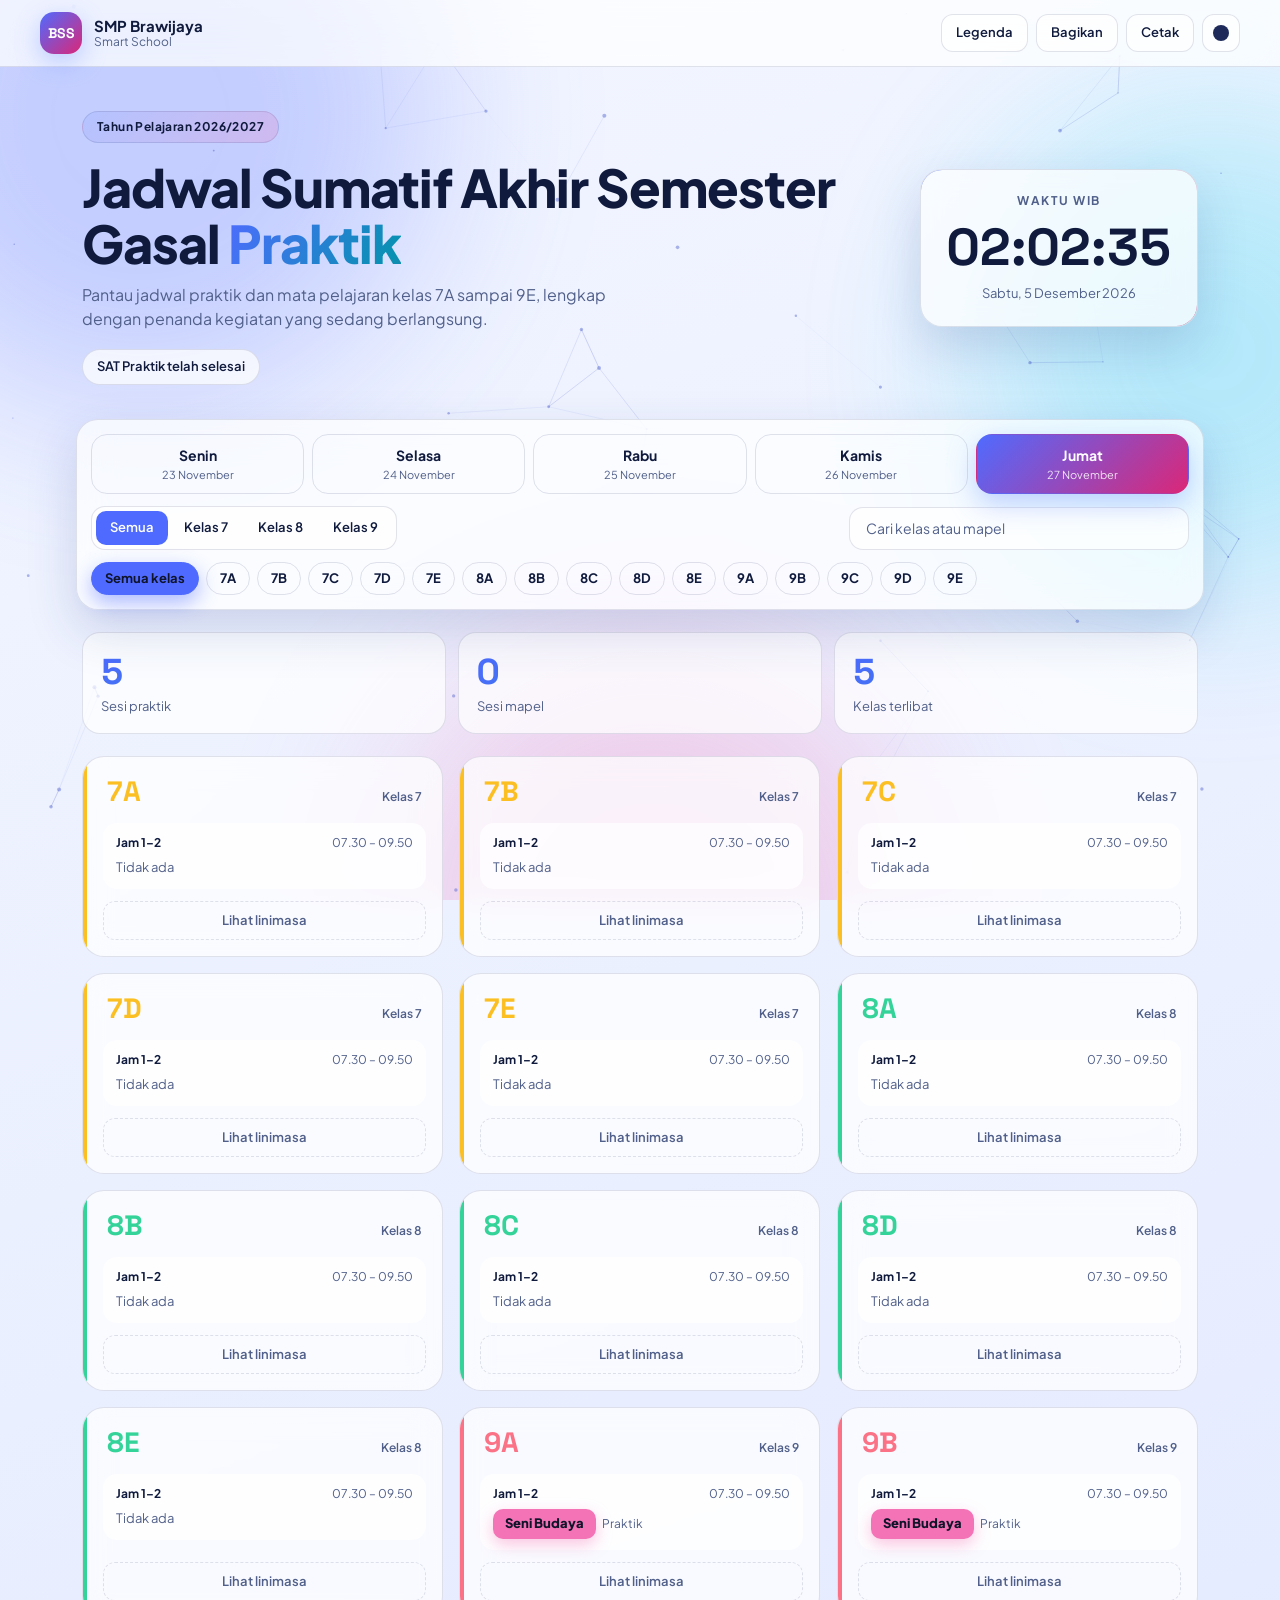
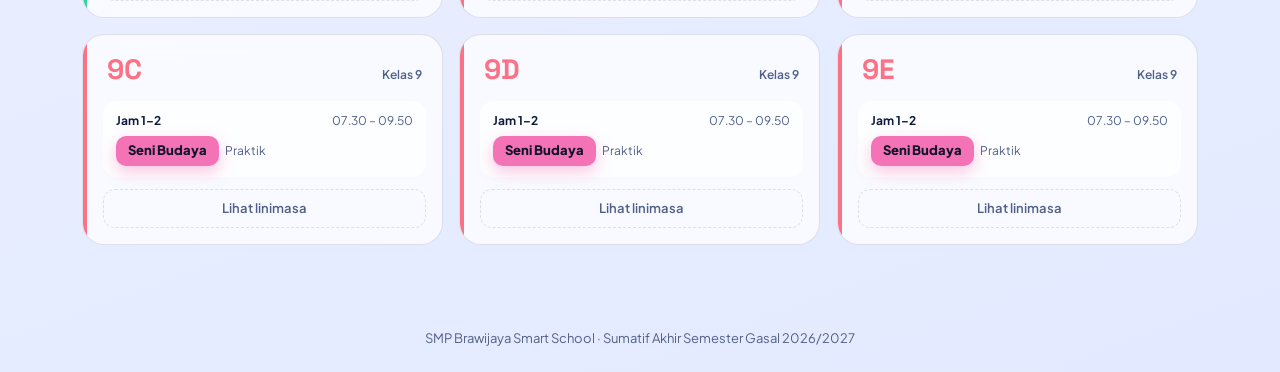
<file: index.html>
<!DOCTYPE html>
<html lang="id" data-theme="dark">
<head>
<meta charset="UTF-8">
<meta name="viewport" content="width=device-width, initial-scale=1">
<title>Jadwal SAT Praktik · SMP Brawijaya Smart School</title>
<meta name="description" content="Jadwal Sumatif Akhir Semester Gasal Praktik SMP Brawijaya Smart School Tahun Pelajaran 2026/2027">
<meta name="theme-color" content="#070b18">
<link rel="icon" href="favicon.svg" type="image/svg+xml">
<link rel="preconnect" href="https://fonts.googleapis.com">
<link rel="preconnect" href="https://fonts.gstatic.com" crossorigin>
<link href="https://fonts.googleapis.com/css2?family=Plus+Jakarta+Sans:wght@400;500;600;700;800&family=Space+Grotesk:wght@500;700&display=swap" rel="stylesheet">
<link rel="stylesheet" href="css/style.css">
</head>
<body>
<div class="aurora" aria-hidden="true"><span></span><span></span><span></span></div>
<canvas id="partikel" aria-hidden="true"></canvas>
<header class="topbar">
<a class="brand" href="#" aria-label="SMP Brawijaya Smart School">
<span class="logo">BSS</span>
<span class="brand-t"><b>SMP Brawijaya</b><small>Smart School</small></span>
</a>
<nav class="aksi">
<button id="btnLegenda" class="btn" type="button">Legenda</button>
<button id="btnBagikan" class="btn" type="button">Bagikan</button>
<button id="btnCetak" class="btn" type="button">Cetak</button>
<button id="btnTema" class="btn tema" type="button" aria-label="Ganti tema"><span class="mentari"></span></button>
</nav>
</header>
<main class="wadah">
<section class="hero">
<div class="hero-teks">
<span class="lencana">Tahun Pelajaran 2026/2027</span>
<h1>Jadwal Sumatif Akhir Semester Gasal <em>Praktik</em></h1>
<p>Pantau jadwal praktik dan mata pelajaran kelas 7A sampai 9E, lengkap dengan penanda kegiatan yang sedang berlangsung.</p>
<div class="status" id="status"></div>
</div>
<div class="jam-kartu">
<div class="jam-label">Waktu WIB</div>
<div class="jam" id="jam">00:00:00</div>
<div class="jam-tgl" id="jamTgl"></div>
</div>
</section>
<section class="kontrol">
<div class="tabs" id="tabs" role="tablist"></div>
<div class="filter">
<div class="seg" id="segTingkat"></div>
<label class="cari"><input id="cari" type="search" placeholder="Cari kelas atau mapel" autocomplete="off"></label>
</div>
<div class="chips" id="chips"></div>
</section>
<section class="statistik" id="statistik"></section>
<section id="view" class="view" aria-live="polite"></section>
</main>
<footer class="kaki">SMP Brawijaya Smart School · Sumatif Akhir Semester Gasal 2026/2027</footer>
<dialog id="legenda">
<div class="dlg">
<div class="dlg-kepala"><h2>Legenda</h2><button id="tutup" class="btn" type="button">Tutup</button></div>
<div id="legendaIsi"></div>
</div>
</dialog>
<script src="js/data.js"></script>
<script src="js/app.js"></script>
</body>
</html>
</file>
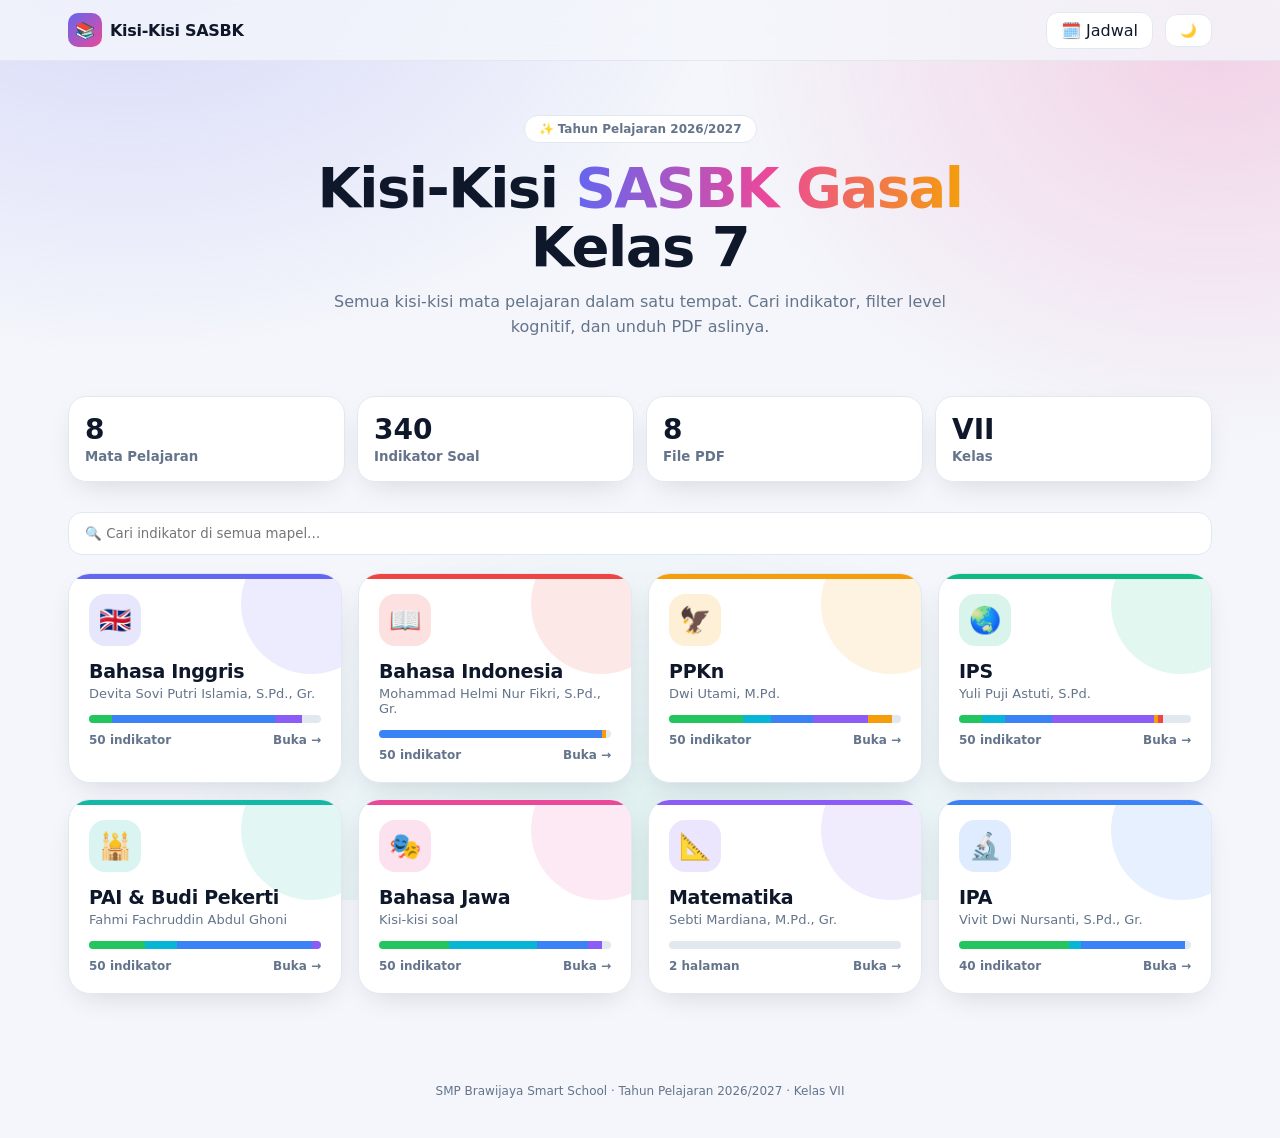
<file: kisi/index.html>
<!DOCTYPE html>
<html lang="id">
<head>
<meta charset="utf-8">
<base href="/kisi/">
<meta name="viewport" content="width=device-width,initial-scale=1,viewport-fit=cover">
<title>Kisi-Kisi SASBK Gasal Kelas 7 | SMP Brawijaya Smart School</title>
<meta name="theme-color" content="#0b1020">
<link rel="icon" href="data:image/svg+xml,<svg xmlns='http://www.w3.org/2000/svg' viewBox='0 0 100 100'><text y='.9em' font-size='90'>📚</text></svg>">
<style>
:root{--bg:#f4f6fb;--bg2:#fff;--tx:#0f172a;--mut:#64748b;--bd:#e2e8f0;--ac:#6366f1;--sh:0 10px 30px -12px rgba(15,23,42,.18)}
[data-t=dark]{--bg:#0b1020;--bg2:#131a30;--tx:#e8ecf8;--mut:#93a0bd;--bd:#232c4a;--sh:0 10px 30px -12px rgba(0,0,0,.6)}
*{box-sizing:border-box;margin:0}
html{scroll-behavior:smooth}
body{font-family:Inter,system-ui,-apple-system,Segoe UI,Roboto,sans-serif;background:var(--bg);color:var(--tx);min-height:100vh;transition:background .3s}
body:before{content:"";position:fixed;inset:0;z-index:-1;background:radial-gradient(600px 400px at 10% -5%,#6366f133,transparent),radial-gradient(500px 400px at 95% 5%,#ec489933,transparent),radial-gradient(500px 500px at 50% 110%,#10b98122,transparent)}
.wrap{max-width:1180px;margin:auto;padding:0 18px}
nav{position:sticky;top:0;z-index:20;backdrop-filter:blur(14px);background:color-mix(in srgb,var(--bg) 78%,transparent);border-bottom:1px solid var(--bd)}
nav .wrap{display:flex;align-items:center;gap:12px;height:60px}
.logo{font-weight:800;letter-spacing:-.3px;display:flex;gap:8px;align-items:center;cursor:pointer}
.logo i{font-style:normal;background:linear-gradient(135deg,#6366f1,#ec4899);width:34px;height:34px;border-radius:10px;display:grid;place-items:center;color:#fff}
.sp{flex:1}
.btn{border:1px solid var(--bd);background:var(--bg2);color:var(--tx);border-radius:12px;padding:8px 14px;font:600 13px inherit;font-family:inherit;cursor:pointer;display:inline-flex;gap:6px;align-items:center;text-decoration:none;transition:.2s}
.btn:hover{transform:translateY(-1px);border-color:var(--ac)}
.btn.p{background:linear-gradient(135deg,#6366f1,#8b5cf6);color:#fff;border:0}
.hero{padding:54px 0 26px;text-align:center}
.pill{display:inline-block;padding:6px 14px;border-radius:99px;background:var(--bg2);border:1px solid var(--bd);font-size:12px;font-weight:600;color:var(--mut)}
h1{font-size:clamp(30px,6vw,56px);line-height:1.05;letter-spacing:-1.5px;margin:16px 0 12px;font-weight:900}
h1 span{background:linear-gradient(90deg,#6366f1,#ec4899,#f59e0b);-webkit-background-clip:text;background-clip:text;color:transparent}
.hero p{color:var(--mut);max-width:620px;margin:auto;line-height:1.6}
.stats{display:grid;grid-template-columns:repeat(4,1fr);gap:12px;margin:30px 0}
.st{background:var(--bg2);border:1px solid var(--bd);border-radius:18px;padding:16px;box-shadow:var(--sh)}
.st b{font-size:28px;font-weight:800;display:block}
.st small{color:var(--mut);font-weight:600}
.sr{display:flex;gap:10px;margin:8px 0 18px;flex-wrap:wrap}
.in{flex:1;min-width:200px;border:1px solid var(--bd);background:var(--bg2);color:var(--tx);border-radius:14px;padding:13px 16px;font:500 15px inherit;font-family:inherit;outline:none;transition:.2s}
.in:focus{border-color:var(--ac);box-shadow:0 0 0 4px #6366f126}
.grid{display:grid;grid-template-columns:repeat(auto-fill,minmax(250px,1fr));gap:16px;padding-bottom:60px}
.card{position:relative;background:var(--bg2);border:1px solid var(--bd);border-radius:22px;padding:20px;cursor:pointer;overflow:hidden;box-shadow:var(--sh);transition:.25s;animation:up .5s both}
.card:before{content:"";position:absolute;inset:0 0 auto 0;height:5px;background:var(--c)}
.card:after{content:"";position:absolute;right:-40px;top:-40px;width:140px;height:140px;border-radius:50%;background:var(--c);opacity:.12;transition:.3s}
.card:hover{transform:translateY(-6px)}
.card:hover:after{transform:scale(1.5);opacity:.18}
.ic{width:52px;height:52px;border-radius:16px;display:grid;place-items:center;font-size:26px;background:color-mix(in srgb,var(--c) 16%,transparent)}
.card h3{margin:14px 0 4px;font-size:19px;letter-spacing:-.3px}
.card p{color:var(--mut);font-size:13px}
.bar{display:flex;height:8px;border-radius:9px;overflow:hidden;margin-top:14px;background:var(--bd)}
.bar i{display:block;height:100%}
.meta{display:flex;justify-content:space-between;margin-top:10px;font-size:12px;font-weight:700;color:var(--mut)}
@keyframes up{from{opacity:0;transform:translateY(16px)}to{opacity:1;transform:none}}
.head{display:flex;align-items:center;gap:16px;padding:30px 0 10px;flex-wrap:wrap}
.head .ic{width:64px;height:64px;font-size:32px}
.head h2{font-size:clamp(24px,4vw,36px);letter-spacing:-1px}
.head p{color:var(--mut);font-size:14px;margin-top:4px}
.tabs{display:flex;gap:8px;overflow:auto;padding:14px 0;scrollbar-width:none}
.tabs::-webkit-scrollbar{display:none}
.chip{white-space:nowrap;border:1px solid var(--bd);background:var(--bg2);color:var(--tx);border-radius:99px;padding:7px 14px;font:600 13px inherit;font-family:inherit;cursor:pointer;transition:.2s}
.chip.on{background:var(--c,var(--ac));color:#fff;border-color:transparent}
.dist{display:grid;grid-template-columns:repeat(6,1fr);gap:8px;margin:6px 0 12px}
.dc{background:var(--bg2);border:1px solid var(--bd);border-radius:14px;padding:10px;text-align:center}
.dc b{display:block;font-size:20px}
.dc small{color:var(--mut);font-weight:700;font-size:11px}
.dc i{display:block;height:5px;border-radius:5px;margin-top:6px}
.list{display:grid;gap:12px;padding-bottom:70px}
.it{background:var(--bg2);border:1px solid var(--bd);border-radius:18px;padding:16px 18px;display:grid;grid-template-columns:52px 1fr;gap:14px;box-shadow:var(--sh);animation:up .4s both}
.no{width:52px;height:52px;border-radius:15px;background:var(--c);color:#fff;display:grid;place-items:center;font-weight:800;font-size:19px}
.it h4{font-size:15px;line-height:1.5;font-weight:600}
.tg{display:flex;gap:6px;flex-wrap:wrap;margin-top:10px}
.tag{font-size:11px;font-weight:700;padding:4px 10px;border-radius:99px;background:color-mix(in srgb,var(--c) 14%,transparent);color:var(--c)}
.tag.g{background:var(--bd);color:var(--mut)}
details{margin-top:10px}
summary{cursor:pointer;font-size:12px;font-weight:700;color:var(--mut);list-style:none}
summary::-webkit-details-marker{display:none}
details div{margin-top:8px;font-size:13px;color:var(--mut);line-height:1.6;padding:10px 12px;background:var(--bg);border-radius:12px}
.imgs{display:grid;gap:14px;padding-bottom:70px}
.imgs img{width:100%;border-radius:16px;border:1px solid var(--bd);background:#fff;cursor:zoom-in}
.empty{text-align:center;color:var(--mut);padding:50px 0}
.fab{position:fixed;right:18px;bottom:18px;z-index:30;width:46px;height:46px;border-radius:50%;border:0;background:var(--ac);color:#fff;font-size:18px;cursor:pointer;box-shadow:var(--sh);opacity:0;pointer-events:none;transition:.3s}
.fab.s{opacity:1;pointer-events:auto}
.lb{position:fixed;inset:0;background:#000d;z-index:50;display:none;overflow:auto;padding:12px}
.lb.o{display:block}
.lb img{width:min(1400px,100%);display:block;margin:auto;border-radius:10px}
.hl{background:#fde04766;border-radius:3px}
footer{text-align:center;color:var(--mut);font-size:12px;padding:30px 0 40px}
@media(max-width:700px){.stats{grid-template-columns:repeat(2,1fr)}.dist{grid-template-columns:repeat(3,1fr)}.it{grid-template-columns:42px 1fr;padding:14px}.no{width:42px;height:42px;font-size:16px;border-radius:12px}.hide-m{display:none}}
@media print{nav,.sr,.tabs,.fab,footer{display:none}body:before{display:none}.it{break-inside:avoid;box-shadow:none}}
</style>
</head>
<body>
<nav><div class="wrap"><div class="logo" onclick="go('')"><i>📚</i><span>Kisi-Kisi <span class="hide-m">SASBK</span></span></div><div class="sp"></div><a class="btn hide-m" href="../">🗓️ Jadwal</a><button class="btn" id="th">🌙</button></div></nav>
<main class="wrap" id="app"></main>
<footer>SMP Brawijaya Smart School · Tahun Pelajaran 2026/2027 · Kelas VII</footer>
<button class="fab" id="fab">↑</button>
<div class="lb" id="lb"><img id="lbi" alt=""></div>
<script src="data.js"></script>
<script>
const D=window.KISI,A=document.getElementById('app'),LV=['C1','C2','C3','C4','C5','C6'],LC=['#22c55e','#06b6d4','#3b82f6','#8b5cf6','#f59e0b','#ef4444'],LN=['Mengingat','Memahami','Menerapkan','Menganalisis','Mengevaluasi','Mencipta'];
const lv=x=>{const m=/C\s?([1-6])/i.exec(x.level||'');return m?'C'+m[1]:''};
const esc=s=>String(s||'').replace(/[&<>"]/g,c=>({'&':'&amp;','<':'&lt;','>':'&gt;','"':'&quot;'}[c]));
const cnt=s=>{const r={};LV.forEach(l=>r[l]=0);s.items.forEach(i=>{const l=lv(i);if(l)r[l]++});return r};
const total=D.reduce((a,s)=>a+s.items.length,0);
const st={q:'',l:'',t:'',m:''};
function hl(t,q){t=esc(t);if(!q)return t;const r=new RegExp('('+q.replace(/[.*+?^${}()|[\]\\]/g,'\\$&')+')','gi');return t.replace(r,'<span class="hl">$1</span>')}
function home(){
document.title='Kisi-Kisi SASBK Gasal Kelas 7 | SMP Brawijaya Smart School';
A.innerHTML=`<section class="hero"><span class="pill">✨ Tahun Pelajaran 2026/2027</span><h1>Kisi-Kisi <span>SASBK Gasal</span><br>Kelas 7</h1><p>Semua kisi-kisi mata pelajaran dalam satu tempat. Cari indikator, filter level kognitif, dan unduh PDF aslinya.</p></section>
<div class="stats"><div class="st"><b data-n="${D.length}">0</b><small>Mata Pelajaran</small></div><div class="st"><b data-n="${total}">0</b><small>Indikator Soal</small></div><div class="st"><b data-n="${D.reduce((a,s)=>a+(s.pdf?1:0),0)}">0</b><small>File PDF</small></div><div class="st"><b>VII</b><small>Kelas</small></div></div>
<div class="sr"><input class="in" id="gs" placeholder="🔍 Cari indikator di semua mapel…" autocomplete="off"></div>
<div id="gr" class="grid"></div>`;
const gr=document.getElementById('gr');
D.forEach((s,i)=>{const c=cnt(s),n=s.items.length||1;const b=LV.map((l,k)=>`<i style="width:${c[l]/n*100}%;background:${LC[k]}"></i>`).join('');
gr.insertAdjacentHTML('beforeend',`<div class="card" style="--c:${s.warna};animation-delay:${i*60}ms" onclick="go('${s.id}')"><div class="ic">${s.ikon}</div><h3>${s.nama}</h3><p>${esc(s.penyusun)||'Kisi-kisi soal'}</p><div class="bar">${b}</div><div class="meta"><span>${s.items.length?s.items.length+' indikator':s.gambar.length+' halaman'}</span><span>Buka →</span></div></div>`)});
document.querySelectorAll('[data-n]').forEach(e=>{const n=+e.dataset.n;let v=0;const t=setInterval(()=>{v+=Math.max(1,Math.ceil(n/30));if(v>=n){v=n;clearInterval(t)}e.textContent=v},25)});
const gs=document.getElementById('gs');
gs.oninput=()=>{const q=gs.value.trim().toLowerCase();if(q.length<2){gr.style.display='';const x=document.getElementById('res');if(x)x.remove();return}
gr.style.display='none';let x=document.getElementById('res');if(!x){x=document.createElement('div');x.id='res';x.className='list';A.appendChild(x)}
let h='',n=0;D.forEach(s=>s.items.forEach(i=>{if(n<60&&(i.indikator+' '+i.materi+' '+i.kompetensi).toLowerCase().includes(q)){n++;h+=item(s,i,q,true)}}));
x.innerHTML=h||'<div class="empty">Tidak ada hasil 😕</div>'}
}
function item(s,i,q,showS){const l=lv(i);
return `<div class="it" style="--c:${s.warna}"><div class="no">${esc(i.no)}</div><div><h4>${hl(i.indikator,q)}</h4><div class="tg">${showS?`<span class="tag">${s.ikon} ${s.nama}</span>`:''}${i.materi?`<span class="tag g">${hl(i.materi,q)}</span>`:''}${l?`<span class="tag" style="--c:${LC[+l[1]-1]}">${l} · ${LN[+l[1]-1]}</span>`:''}${i.tingkat?`<span class="tag g">${esc(i.tingkat)}</span>`:''}${i.bentuk?`<span class="tag g">${esc(i.bentuk)}</span>`:''}${i.btk?`<span class="tag g">BTK ${esc(i.btk)}</span>`:''}</div>${i.kompetensi?`<details><summary>Lihat kompetensi ▾</summary><div>${i.kd&&i.kd!==i.no?`<b>KD ${esc(i.kd)}</b> · `:''}${esc(i.kompetensi)}${i.sumber?`<br><br>📚 ${esc(i.sumber)}`:''}</div></details>`:''}</div></div>`}
function subj(id){
const s=D.find(x=>x.id===id);if(!s)return home();
document.title=s.nama+' | Kisi-Kisi SASBK Kelas 7';
const c=cnt(s);
const mats=[...new Set(s.items.map(i=>i.materi).filter(Boolean))];
const tks=[...new Set(s.items.map(i=>i.tingkat).filter(Boolean))];
A.style.setProperty('--c',s.warna);
A.innerHTML=`<div class="head"><div class="ic" style="--c:${s.warna}">${s.ikon}</div><div style="flex:1"><h2>${s.nama}</h2><p>${esc(s.penyusun)?'Penyusun: '+esc(s.penyusun):'Kisi-kisi soal'} · ${s.items.length?s.items.length+' indikator':'berupa gambar'}</p></div><button class="btn" onclick="go('')">← Kembali</button><a class="btn p" href="${s.pdf}" download>⬇ PDF</a><button class="btn" onclick="print()">🖨</button></div>
${s.items.length?`<div class="dist">${LV.map((l,k)=>`<div class="dc"><b>${c[l]}</b><small>${l}</small><i style="background:${LC[k]}"></i></div>`).join('')}</div>
<div class="sr"><input class="in" id="q" placeholder="🔍 Cari di ${s.nama}…" autocomplete="off"></div>
<div class="tabs" id="f1"><button class="chip on" data-k="l" data-v="">Semua</button>${LV.filter(l=>c[l]).map(l=>`<button class="chip" data-k="l" data-v="${l}">${l}</button>`).join('')}${tks.map(t=>`<button class="chip" data-k="t" data-v="${esc(t)}">${esc(t)}</button>`).join('')}</div>
${mats.length>1?`<div class="tabs" id="f2"><button class="chip on" data-k="m" data-v="">Semua materi</button>${mats.map(m=>`<button class="chip" data-k="m" data-v="${esc(m)}">${esc(m)}</button>`).join('')}</div>`:''}
<div class="list" id="ls"></div>`:`<div class="imgs">${s.gambar.map(g=>`<img src="${g}" loading="lazy" alt="Kisi ${s.nama}" onclick="zoom(this.src)">`).join('')}</div>`}`;
if(!s.items.length)return;
st.q=st.l=st.t=st.m='';
const ls=document.getElementById('ls'),q=document.getElementById('q');
const draw=()=>{const qq=st.q.toLowerCase();const r=s.items.filter(i=>(!st.l||lv(i)===st.l)&&(!st.t||i.tingkat===st.t)&&(!st.m||i.materi===st.m)&&(!qq||(i.indikator+' '+i.materi+' '+i.kompetensi).toLowerCase().includes(qq)));
ls.innerHTML=r.length?r.map(i=>item(s,i,st.q,false)).join(''):'<div class="empty">Tidak ada hasil 😕</div>'};
q.oninput=()=>{st.q=q.value.trim();draw()};
A.querySelectorAll('.chip').forEach(b=>b.onclick=()=>{const k=b.dataset.k;st[k]=b.dataset.v;if(k!=='m'){st.l=k==='l'?b.dataset.v:'';st.t=k==='t'?b.dataset.v:''}
b.parentElement.querySelectorAll('.chip').forEach(x=>x.classList.toggle('on',x===b));draw()});
draw()}
function zoom(u){const l=document.getElementById('lb');document.getElementById('lbi').src=u;l.classList.add('o')}
document.getElementById('lb').onclick=e=>e.currentTarget.classList.remove('o');
function go(h){location.hash=h}
function route(){const h=location.hash.slice(1);window.scrollTo(0,0);h?subj(h):home()}
addEventListener('hashchange',route);
const th=document.getElementById('th');
const setT=t=>{document.documentElement.dataset.t=t;th.textContent=t==='dark'?'☀️':'🌙';try{localStorage.setItem('kt',t)}catch(e){}};
let t0;try{t0=localStorage.getItem('kt')}catch(e){}
setT(t0||(matchMedia('(prefers-color-scheme:dark)').matches?'dark':'light'));
th.onclick=()=>setT(document.documentElement.dataset.t==='dark'?'light':'dark');
const fab=document.getElementById('fab');
addEventListener('scroll',()=>fab.classList.toggle('s',scrollY>500));
fab.onclick=()=>scrollTo({top:0,behavior:'smooth'});
route();
</script>
</body>
</html>
</file>
<file: css/style.css>
:root{--bg:#070b18;--bg2:#0d1430;--card:rgba(255,255,255,.06);--card2:rgba(255,255,255,.1);--cb:rgba(255,255,255,.13);--txt:#eef2ff;--mut:#9aa6c7;--acc:#7c9cff;--acc2:#22d3ee;--acc3:#f472b6;--g7:#fbbf24;--g8:#34d399;--g9:#fb7185;--sh:0 20px 60px rgba(0,0,0,.45);--r:22px;--partikel:rgba(160,180,255,.55);color-scheme:dark}
[data-theme=light]{--bg:#f3f6ff;--bg2:#e3eaff;--card:rgba(255,255,255,.72);--card2:rgba(255,255,255,.95);--cb:rgba(20,30,80,.12);--txt:#0f1a3d;--mut:#51608a;--acc:#4f6bff;--acc2:#0891b2;--acc3:#db2777;--sh:0 20px 50px rgba(40,60,140,.18);--partikel:rgba(60,80,200,.4);color-scheme:light}
*{box-sizing:border-box}
html{scroll-behavior:smooth}
body{margin:0;min-height:100vh;font-family:"Plus Jakarta Sans",system-ui,-apple-system,"Segoe UI",Roboto,sans-serif;background:linear-gradient(160deg,var(--bg),var(--bg2));color:var(--txt);line-height:1.5;-webkit-font-smoothing:antialiased;transition:background .4s,color .4s}
button,input{font:inherit;color:inherit}
button{cursor:pointer}
.aurora{position:fixed;inset:0;overflow:hidden;z-index:0;pointer-events:none}
.aurora span{position:absolute;border-radius:50%;filter:blur(90px);opacity:.42;animation:melayang 18s ease-in-out infinite alternate}
.aurora span:nth-child(1){width:46vw;height:46vw;left:-12vw;top:-14vw;background:#4f6bff}
.aurora span:nth-child(2){width:38vw;height:38vw;right:-14vw;top:12vh;background:#22d3ee;animation-delay:-6s}
.aurora span:nth-child(3){width:42vw;height:42vw;left:30vw;bottom:-22vw;background:#f472b6;animation-delay:-11s}
[data-theme=light] .aurora span{opacity:.28}
@keyframes melayang{to{transform:translate(6vw,5vh) scale(1.15)}}
#partikel{position:fixed;inset:0;z-index:0;pointer-events:none}
.topbar{position:sticky;top:0;z-index:30;display:flex;align-items:center;justify-content:space-between;gap:12px;padding:12px clamp(14px,4vw,40px);background:var(--card);backdrop-filter:blur(18px) saturate(150%);-webkit-backdrop-filter:blur(18px) saturate(150%);border-bottom:1px solid var(--cb)}
.brand{display:flex;align-items:center;gap:12px;text-decoration:none;color:inherit}
.logo{display:grid;place-items:center;width:42px;height:42px;border-radius:14px;font:700 14px "Space Grotesk",sans-serif;letter-spacing:.5px;color:#fff;background:linear-gradient(135deg,var(--acc),var(--acc3));box-shadow:0 8px 24px rgba(124,156,255,.45)}
.brand-t{display:flex;flex-direction:column;line-height:1.15}
.brand-t b{font-size:15px}
.brand-t small{color:var(--mut);font-size:12px}
.aksi{display:flex;gap:8px;flex-wrap:wrap;justify-content:flex-end}
.btn{border:1px solid var(--cb);background:var(--card);padding:8px 14px;border-radius:12px;font-size:13px;font-weight:600;transition:transform .2s,background .2s,border-color .2s}
.btn:hover{transform:translateY(-2px);background:var(--card2);border-color:var(--acc)}
.btn.tema{width:38px;padding:0;display:grid;place-items:center}
.mentari{width:16px;height:16px;border-radius:50%;background:linear-gradient(135deg,#fbbf24,#fb923c);box-shadow:0 0 0 3px rgba(251,191,36,.25)}
[data-theme=light] .mentari{background:#1e2a5a;box-shadow:inset -5px -2px 0 0 #fff0}
.wadah{position:relative;z-index:1;max-width:1180px;margin:0 auto;padding:clamp(18px,4vw,44px) clamp(14px,4vw,32px) 60px}
.hero{display:grid;grid-template-columns:1fr auto;gap:28px;align-items:center;margin-bottom:34px}
.lencana{display:inline-block;padding:6px 14px;border-radius:999px;font-size:12px;font-weight:700;letter-spacing:.4px;background:linear-gradient(135deg,rgba(124,156,255,.22),rgba(244,114,182,.22));border:1px solid var(--cb)}
h1{margin:16px 0 12px;font-size:clamp(28px,5vw,52px);line-height:1.08;font-weight:800;letter-spacing:-1px}
h1 em{font-style:normal;background:linear-gradient(120deg,var(--acc),var(--acc2) 50%,var(--acc3));-webkit-background-clip:text;background-clip:text;color:transparent;background-size:200% auto;animation:geser 6s linear infinite}
@keyframes geser{to{background-position:200% center}}
.hero-teks p{margin:0 0 18px;color:var(--mut);max-width:560px;font-size:clamp(14px,1.6vw,16px)}
.status{display:flex;flex-wrap:wrap;gap:8px}
.chip-s{display:inline-flex;align-items:center;gap:8px;padding:7px 14px;border-radius:999px;font-size:13px;font-weight:600;background:var(--card);border:1px solid var(--cb)}
.chip-s.live::before{content:"";width:8px;height:8px;border-radius:50%;background:#34d399;box-shadow:0 0 0 0 rgba(52,211,153,.7);animation:denyut 1.6s infinite}
@keyframes denyut{70%{box-shadow:0 0 0 9px rgba(52,211,153,0)}100%{box-shadow:0 0 0 0 rgba(52,211,153,0)}}
.jam-kartu{min-width:260px;padding:22px 26px;border-radius:var(--r);background:var(--card);border:1px solid var(--cb);backdrop-filter:blur(16px);-webkit-backdrop-filter:blur(16px);box-shadow:var(--sh);text-align:center;position:relative;overflow:hidden}
.jam-kartu::before{content:"";position:absolute;inset:-1px;border-radius:inherit;padding:1px;background:linear-gradient(135deg,var(--acc),transparent 40%,var(--acc3));-webkit-mask:linear-gradient(#000 0 0) content-box,linear-gradient(#000 0 0);-webkit-mask-composite:xor;mask-composite:exclude;pointer-events:none}
.jam-label{font-size:12px;color:var(--mut);letter-spacing:1.5px;text-transform:uppercase;font-weight:700}
.jam{font:700 clamp(36px,6vw,52px) "Space Grotesk",sans-serif;font-variant-numeric:tabular-nums;margin:4px 0}
.jam-tgl{font-size:13px;color:var(--mut)}
.kontrol{position:sticky;top:67px;z-index:20;padding:14px;margin:0 -6px 22px;border-radius:var(--r);background:var(--card);border:1px solid var(--cb);backdrop-filter:blur(18px) saturate(150%);-webkit-backdrop-filter:blur(18px) saturate(150%);box-shadow:var(--sh);display:flex;flex-direction:column;gap:12px}
.tabs{display:grid;grid-template-columns:repeat(5,1fr);gap:8px}
.tab{position:relative;display:flex;flex-direction:column;align-items:center;gap:1px;padding:10px 6px;border-radius:16px;border:1px solid var(--cb);background:transparent;transition:all .25s}
.tab-n{display:none}
.tab-t{font-size:14px}
.tab-d{font-size:11px;color:var(--mut)}
.tab:hover{background:var(--card2);transform:translateY(-2px)}
.tab[aria-selected=true]{background:linear-gradient(135deg,var(--acc),var(--acc3));border-color:transparent;color:#fff;box-shadow:0 10px 28px rgba(124,156,255,.45)}
.tab[aria-selected=true] .tab-d{color:rgba(255,255,255,.85)}
.tab .hi{display:none;position:absolute;top:7px;right:9px;width:7px;height:7px;border-radius:50%;background:#34d399}
.tab.hari-ini .hi{display:block}
.filter{display:flex;flex-wrap:wrap;gap:10px;align-items:center;justify-content:space-between}
.seg{display:inline-flex;padding:4px;border-radius:14px;border:1px solid var(--cb);background:var(--card);gap:2px;max-width:100%;overflow-x:auto}
.seg-b{border:0;background:transparent;padding:7px 14px;border-radius:10px;font-size:13px;font-weight:600;white-space:nowrap;transition:all .2s}
.seg-b.on{background:var(--acc);color:#fff}
.cari{flex:1;min-width:200px;max-width:340px}
.cari input{width:100%;padding:10px 16px;border-radius:14px;border:1px solid var(--cb);background:var(--card);outline:0;font-size:14px;transition:border-color .2s,box-shadow .2s}
.cari input:focus{border-color:var(--acc);box-shadow:0 0 0 4px rgba(124,156,255,.2)}
.cari input::placeholder{color:var(--mut)}
.chips{display:flex;flex-wrap:wrap;gap:7px}
.chip{padding:6px 13px;border-radius:999px;font-size:13px;font-weight:700;border:1px solid var(--cb);background:transparent;transition:all .2s}
.chip[hidden]{display:none}
.chip[data-t="7"]{--c:var(--g7)}
.chip[data-t="8"]{--c:var(--g8)}
.chip[data-t="9"]{--c:var(--g9)}
.chip{--c:var(--acc)}
.chip:hover{border-color:var(--c);transform:translateY(-2px)}
.chip.on{background:var(--c);border-color:var(--c);color:#10142b;box-shadow:0 8px 20px color-mix(in srgb,var(--c) 45%,transparent)}
.statistik{display:grid;grid-template-columns:repeat(3,1fr);gap:12px;margin-bottom:22px}
.stat{padding:16px 18px;border-radius:18px;background:var(--card);border:1px solid var(--cb);display:flex;flex-direction:column;gap:2px}
.stat b{font:700 clamp(26px,4vw,36px) "Space Grotesk",sans-serif;background:linear-gradient(135deg,var(--acc),var(--acc2));-webkit-background-clip:text;background-clip:text;color:transparent;font-variant-numeric:tabular-nums}
.stat span{font-size:13px;color:var(--mut)}
.grid{display:grid;grid-template-columns:repeat(auto-fill,minmax(270px,1fr));gap:16px}
.kartu{border-radius:var(--r);background:var(--card);border:1px solid var(--cb);backdrop-filter:blur(14px);-webkit-backdrop-filter:blur(14px)}
.kelas{--c:var(--acc);position:relative;overflow:hidden;display:flex;flex-direction:column;animation:naik .55s cubic-bezier(.2,.8,.2,1) both;animation-delay:calc(var(--i)*40ms);transition:transform .3s,box-shadow .3s,border-color .3s}
.kelas[data-t="7"]{--c:var(--g7)}
.kelas[data-t="8"]{--c:var(--g8)}
.kelas[data-t="9"]{--c:var(--g9)}
.kelas::before{content:"";position:absolute;left:0;top:0;bottom:0;width:4px;background:var(--c)}
.kelas:hover{transform:translateY(-6px);border-color:var(--c);box-shadow:0 22px 50px color-mix(in srgb,var(--c) 28%,transparent)}
@keyframes naik{from{opacity:0;transform:translateY(18px) scale(.97)}}
.kelas-h{display:flex;align-items:baseline;justify-content:space-between;padding:16px 20px 8px 24px}
.kelas-h h3{margin:0;font:700 28px "Space Grotesk",sans-serif;color:var(--c)}
.kelas-h span{font-size:12px;color:var(--mut);font-weight:600}
.kelas-b{display:flex;flex-direction:column;gap:8px;padding:6px 16px 12px 20px;flex:1}
.sesi{padding:10px 12px;border-radius:14px;background:var(--card);border:1px solid transparent;transition:all .25s}
.sesi-k{display:flex;justify-content:space-between;font-size:12px;color:var(--mut);margin-bottom:6px}
.sesi-k b{color:var(--txt)}
.sesi-v{display:flex;flex-wrap:wrap;gap:6px;align-items:center}
.sesi-v small{color:var(--mut);font-size:12px}
.sesi.aktif{border-color:var(--c);background:color-mix(in srgb,var(--c) 14%,transparent);box-shadow:0 0 0 3px color-mix(in srgb,var(--c) 22%,transparent)}
.sesi.lewat{opacity:.5}
.lencana-p{--pc:var(--acc);display:inline-block;padding:5px 12px;border-radius:10px;font-size:13px;font-weight:800;color:#10142b;background:var(--pc);box-shadow:0 6px 16px color-mix(in srgb,var(--pc) 40%,transparent)}
.mp{display:inline-flex;align-items:center;gap:6px;padding:4px 10px 4px 5px;border-radius:10px;font-size:13px;font-weight:600;background:var(--card2);border:1px solid var(--cb)}
.mp i{font-style:normal;font-size:10px;font-weight:800;padding:2px 6px;border-radius:7px;background:var(--acc);color:#fff}
.kosong{color:var(--mut);font-size:13px}
.lihat{margin:0 16px 16px 20px;padding:9px;border-radius:12px;border:1px dashed var(--cb);background:transparent;font-size:13px;font-weight:600;color:var(--mut);transition:all .2s}
.lihat:hover{color:var(--txt);border-color:var(--c);background:var(--card2)}
.kepala-kelas{--c:var(--acc);display:flex;justify-content:space-between;align-items:center;gap:16px;padding:22px 26px;margin-bottom:24px;animation:naik .5s both}
.kepala-kelas[data-t="7"]{--c:var(--g7)}
.kepala-kelas[data-t="8"]{--c:var(--g8)}
.kepala-kelas[data-t="9"]{--c:var(--g9)}
.kepala-kelas h2{margin:8px 0 2px;font:700 clamp(40px,8vw,64px) "Space Grotesk",sans-serif;line-height:1;color:var(--c)}
.kepala-kelas p{margin:0;color:var(--mut)}
.garis{list-style:none;margin:0;padding:0;display:flex;flex-direction:column;gap:14px;position:relative}
.ev{--pc:var(--acc);display:grid;grid-template-columns:64px 20px 1fr;gap:12px;align-items:stretch;animation:naik .5s cubic-bezier(.2,.8,.2,1) both;animation-delay:calc(var(--i)*60ms)}
.ev-w{display:flex;flex-direction:column;text-align:right;padding-top:14px;font-variant-numeric:tabular-nums}
.ev-w b{font-size:15px}
.ev-w span{font-size:12px;color:var(--mut)}
.ev-d{position:relative;display:flex;justify-content:center}
.ev-d::before{content:"";position:absolute;top:0;bottom:-14px;width:2px;background:var(--cb)}
.ev:last-child .ev-d::before{bottom:0}
.ev-d i{position:relative;margin-top:18px;width:14px;height:14px;border-radius:50%;background:var(--bg);border:3px solid var(--pc);z-index:1;transition:all .3s}
.ev-b{position:relative;overflow:hidden;padding:14px 18px 16px;border-radius:18px;background:var(--card);border:1px solid var(--cb);transition:all .3s}
.ev:hover .ev-b{transform:translateX(4px);border-color:var(--pc)}
.ev-tag{display:inline-block;padding:2px 10px;border-radius:999px;font-size:11px;font-weight:800;letter-spacing:.4px;text-transform:uppercase;background:color-mix(in srgb,var(--pc) 22%,transparent);color:var(--pc)}
.ev-b h3{margin:8px 0 2px;font-size:clamp(18px,3vw,22px)}
.ev-b p{margin:0;font-size:13px;color:var(--mut)}
.ev.umum{--pc:#94a3b8}
.ev.umum .ev-b{padding:10px 18px;background:transparent;border-style:dashed}
.ev.umum h3{font-size:15px;margin-top:4px}
.ev.tulis{--pc:var(--acc)}
.ev.praktik .ev-b{background:linear-gradient(135deg,color-mix(in srgb,var(--pc) 18%,transparent),var(--card))}
.bar{height:4px;border-radius:4px;background:var(--cb);margin-top:12px;overflow:hidden;opacity:0;transition:opacity .3s}
.bar i{display:block;height:100%;width:0;background:var(--pc);border-radius:4px;transition:width 1s linear}
.ev.aktif .bar{opacity:1}
.ev.aktif .ev-b{border-color:var(--pc);box-shadow:0 0 0 4px color-mix(in srgb,var(--pc) 20%,transparent),0 18px 40px color-mix(in srgb,var(--pc) 22%,transparent)}
.ev.aktif .ev-d i{background:var(--pc);animation:denyut2 1.6s infinite}
@keyframes denyut2{70%{box-shadow:0 0 0 10px transparent}100%{box-shadow:0 0 0 0 transparent}}
.ev.lewat{opacity:.5}
.kosong-besar{padding:50px 20px;text-align:center;border-radius:var(--r);border:1px dashed var(--cb);background:var(--card);animation:naik .5s both}
.kosong-besar h3{margin:0 0 6px;font-size:20px}
.kosong-besar p{margin:0;color:var(--mut)}
.kaki{position:relative;z-index:1;text-align:center;padding:24px;color:var(--mut);font-size:13px}
dialog{border:0;padding:0;background:transparent;color:var(--txt);max-width:min(520px,92vw);width:100%}
dialog::backdrop{background:rgba(5,8,20,.6);backdrop-filter:blur(6px)}
.dlg{padding:24px;border-radius:var(--r);background:var(--bg2);border:1px solid var(--cb);box-shadow:var(--sh);max-height:82vh;overflow:auto}
.dlg-kepala{display:flex;justify-content:space-between;align-items:center;margin-bottom:8px}
.dlg h2{margin:0}
.dlg h3{margin:18px 0 10px;font-size:13px;text-transform:uppercase;letter-spacing:1px;color:var(--mut)}
.leg{list-style:none;margin:0;padding:0;display:grid;grid-template-columns:repeat(auto-fill,minmax(210px,1fr));gap:8px}
.leg li{display:flex;align-items:center;gap:10px;padding:8px 10px;border-radius:12px;background:var(--card)}
.leg small{color:var(--mut);font-size:13px}
.no{display:grid;place-items:center;width:26px;height:26px;border-radius:8px;font-weight:800;font-size:13px;background:var(--acc);color:#fff}
.cat{margin:16px 0 0;font-size:13px;color:var(--mut)}
.toast{position:fixed;left:50%;bottom:26px;transform:translate(-50%,30px);opacity:0;padding:11px 20px;border-radius:14px;background:var(--txt);color:var(--bg);font-size:14px;font-weight:600;z-index:60;transition:all .3s;pointer-events:none}
.toast.tampil{opacity:1;transform:translate(-50%,0)}
@media(max-width:760px){
.hero{grid-template-columns:1fr}
.jam-kartu{min-width:0}
.brand-t small{display:none}
.btn{padding:7px 10px}
.kontrol{top:63px}
.tab-d{display:none}
.ev{grid-template-columns:50px 16px 1fr;gap:8px}
.kepala-kelas{flex-direction:column;align-items:flex-start}
}
@media(max-width:480px){
.aksi .btn:not(.tema):not(#btnLegenda){display:none}
.statistik{gap:8px}
.stat{padding:12px}
}
@media(prefers-reduced-motion:reduce){*,*::before,*::after{animation:none!important;transition:none!important}}
@media print{
.aurora,#partikel,.topbar,.kontrol,.jam-kartu,.kaki,.lihat,.toast{display:none!important}
body{background:#fff;color:#000}
.hero{grid-template-columns:1fr}
.kartu,.ev-b,.sesi,.stat{background:#fff!important;box-shadow:none!important;border:1px solid #bbb!important;color:#000;backdrop-filter:none}
.kelas,.ev{break-inside:avoid;animation:none}
h1 em,.stat b{color:#000;background:none;-webkit-text-fill-color:#000}
}
</file>
